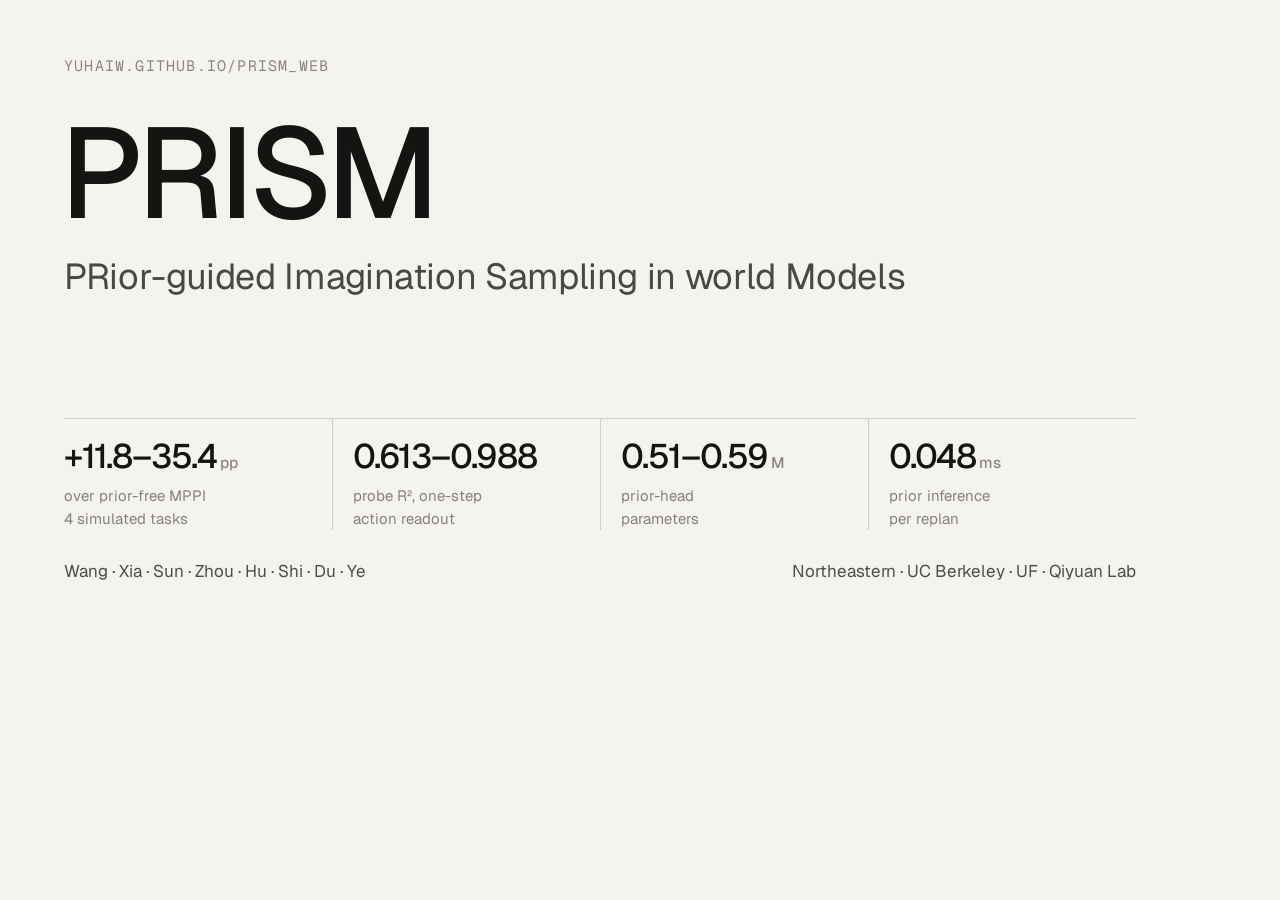
<file: static/social/social.html>
<!DOCTYPE html>
<html lang="en">
<head>
<meta charset="utf-8">
<link href="https://fonts.googleapis.com/css2?family=Geist:wght@400;500&family=Geist+Mono:wght@400&display=swap" rel="stylesheet">
<style>
  * { margin: 0; padding: 0; box-sizing: border-box; }
  html, body { width: 1200px; height: 630px; }
  body { background: #F5F3ED; color: #141413; font-family: 'Geist', sans-serif; position: relative; overflow: hidden; }
  .frame { position: absolute; inset: 0; padding: 56px 64px 48px; display: flex; flex-direction: column; }
  .label { font-family: 'Geist Mono', monospace; font-size: 15px; letter-spacing: .08em; text-transform: uppercase; color: #8A877E; }
  .title { font-size: 128px; font-weight: 500; letter-spacing: -.035em; line-height: 1; margin-top: 34px; margin-left: -4px; }
  .sub { font-size: 36px; font-weight: 400; letter-spacing: -.01em; color: #4A4843; margin-top: 16px; }
  .sub em { font-family: 'Instrument Serif', serif; font-style: italic; font-weight: 400; }
  .spacer { flex: 1; }
  .stats { display: grid; grid-template-columns: repeat(4, 1fr); border-top: 1px solid rgba(14,14,13,.16); }
  .stat { padding: 20px 20px 0; border-left: 1px solid rgba(14,14,13,.16); }
  .stat:first-child { border-left: 0; padding-left: 0; }
  .v { font-size: 34px; font-weight: 500; letter-spacing: -.035em; line-height: 1; white-space: nowrap; }
  .v .u { font-size: .45em; color: #8A877E; letter-spacing: 0; margin-left: .2em; }
  .k { font-size: 15px; color: #85827A; margin-top: 12px; line-height: 1.5; }
  .foot { display: flex; justify-content: space-between; margin-top: 30px; font-size: 17px; color: #4F4D47; }
  .dot { position: absolute; width: 5px; height: 5px; border-radius: 50%; background: rgba(14,14,13,.55); }
  .accent { color: #D81B60; }
</style>
</head>
<body>
  <div class="frame">
    <div class="label">yuhaiw.github.io/PRISM_web</div>
    <div class="title">PRISM</div>
    <div class="sub">PRior-guided Imagination Sampling in world Models</div>
    <div class="spacer"></div>
    <div class="stats">
      <div class="stat"><div class="v">+11.8–35.4<span class="u">pp</span></div><div class="k">over prior-free MPPI<br>4 simulated tasks</div></div>
      <div class="stat"><div class="v">0.613–0.988</div><div class="k">probe R², one-step<br>action readout</div></div>
      <div class="stat"><div class="v">0.51–0.59<span class="u">M</span></div><div class="k">prior-head<br>parameters</div></div>
      <div class="stat"><div class="v">0.048<span class="u">ms</span></div><div class="k">prior inference<br>per replan</div></div>
    </div>
    <div class="foot"><span>Wang · Xia · Sun · Zhou · Hu · Shi · Du · Ye</span><span>Northeastern · UC Berkeley · UF · Qiyuan Lab</span></div>
  </div>
</body>
</html>
</file>
